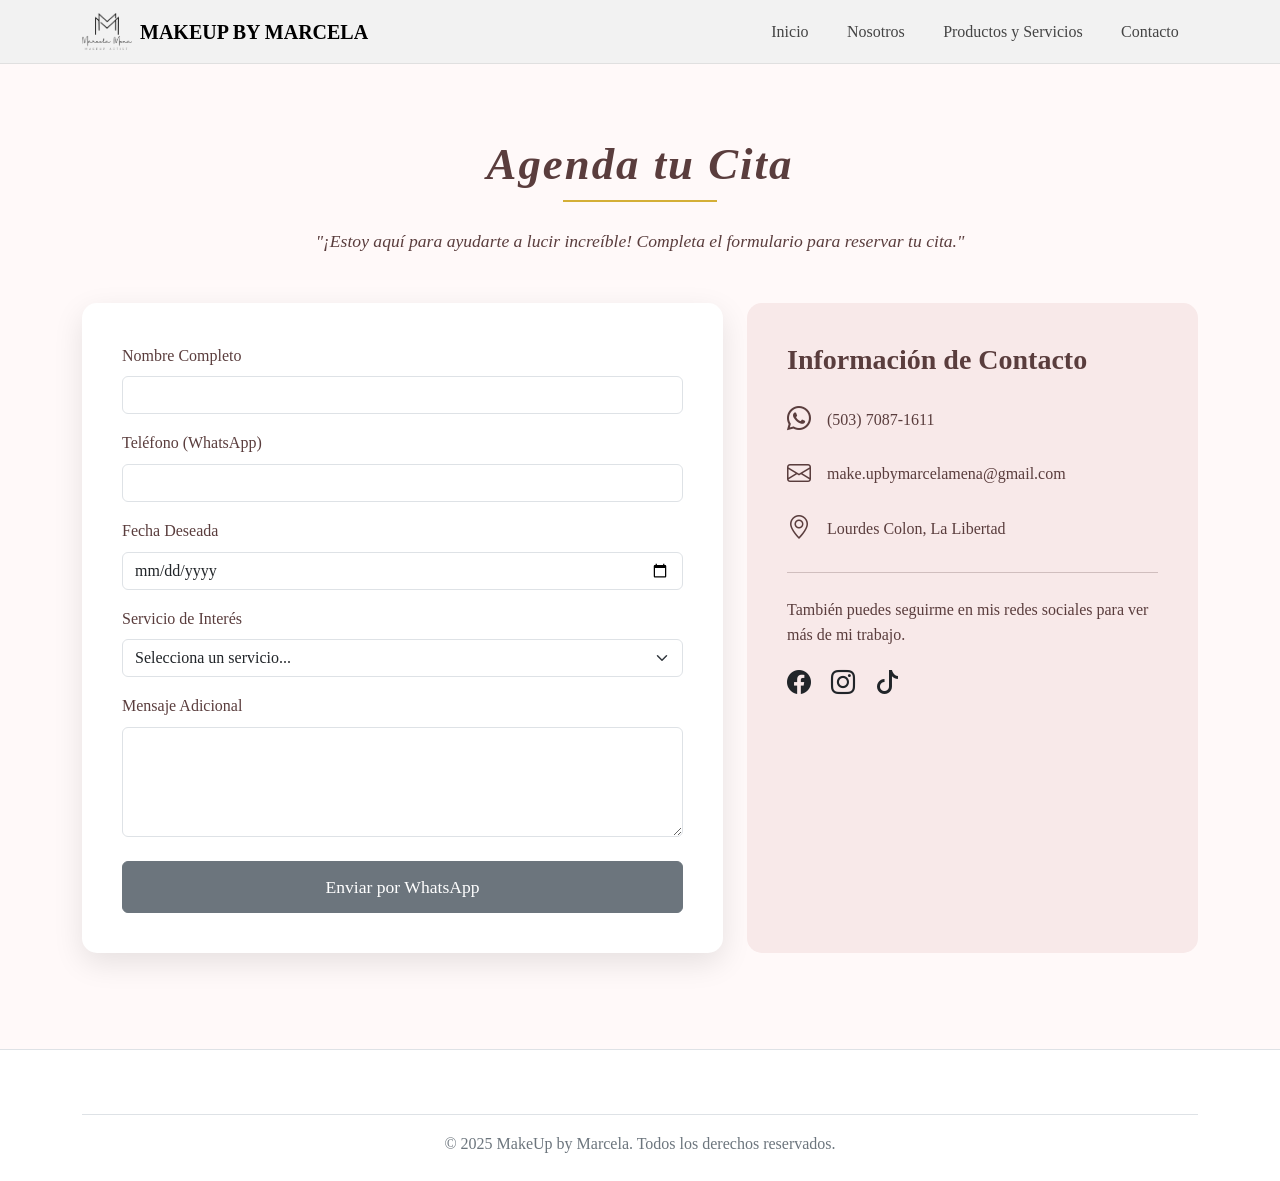
<file: MakeUp.by Marcela/contacto.html>
<!DOCTYPE html>
<html lang="es">
<head>
    <meta charset="UTF-8">
    <meta name="viewport" content="width=device-width, initial-scale=1.0">
    <title>Contacto - MAKEUP BY MARCELA</title>
    <link rel="stylesheet" href="bootstrap.min.css">
    <link rel="stylesheet" href="index.css">
    <link rel="stylesheet" href="https://cdn.jsdelivr.net/npm/bootstrap-icons@1.11.3/font/bootstrap-icons.min.css">
     <style>
        .contact-form-container {
            background: #ffffff;
            padding: 40px;
            border-radius: 15px;
            box-shadow: 0 10px 30px rgba(0,0,0,0.1);
        }
        .contact-info {
            background-color: var(--accent-color);
            padding: 40px;
            border-radius: 15px;
        }
        .contact-info h3 {
            color: var(--dark-color);
        }
        .contact-info p, .contact-info li {
            color: var(--dark-color);
        }
         .btn-primary {
             background-color: var(--primary-color);
             border-color: var(--primary-color);
             width: 100%;
             padding: 12px;
             font-size: 1.1rem;
        }
        .btn-primary:hover {
            background-color: var(--secondary-color);
            border-color: var(--secondary-color);
        }
        .form-control:focus {
            border-color: var(--primary-color);
            box-shadow: 0 0 0 0.25rem rgba(212, 175, 185, 0.5);
        }
    </style>
</head>
<body data-bs-theme="light">

    <nav class="navbar navbar-expand-lg fixed-top navbar-light bg-navbar-custom" id="mainNav">
    <div class="container">
        <a class="navbar-brand d-flex align-items-center" href="index.html">
            <img src="imagenes/MARCELA MENA LOGO_Mesa de trabajo 1 copia 3.png" alt="Logo" style="width: 50px;">
            <span class="fw-bold ms-2">MAKEUP BY MARCELA</span>
        </a>

        <button class="navbar-toggler" type="button" data-bs-toggle="collapse" data-bs-target="#navbarNav">
            <span class="navbar-toggler-icon"></span>
        </button>

        <div class="collapse navbar-collapse" id="navbarNav">
            <ul class="navbar-nav ms-auto">
                <li class="nav-item"><a class="nav-link" href="index.html">Inicio</a></li>
                <li class="nav-item"><a class="nav-link" href="nosotros.html">Nosotros</a></li>
                <li class="nav-item"><a class="nav-link" href="productosyServicios.html">Productos y Servicios</a></li>
                <li class="nav-item"><a class="nav-link" href="contacto.html">Contacto</a></li>
            </ul>
        </div>
    </div>
</nav>

<!-- Espacio para que el navbar fijo no tape el contenido -->
<div style="height: 90px;"></div>


    <div class="container py-5">
        <div class="section-header text-center mb-5">
            <h2>Agenda tu Cita</h2>
            <p>"¡Estoy aquí para ayudarte a lucir increíble! Completa el formulario para reservar tu cita."</p>
        </div>

        <div class="row align-items-stretch g-4">
            <div class="col-lg-7">
                <div class="contact-form-container h-100">
                    <form id="appointmentForm">
                        <div class="mb-3">
                            <label for="name" class="form-label">Nombre Completo</label>
                            <input type="text" class="form-control" id="name" required>
                        </div>
                        <div class="mb-3">
                            <label for="phone" class="form-label">Teléfono (WhatsApp)</label>
                            <input type="tel" class="form-control" id="phone" required placeholder="">
                        </div>
                        <div class="mb-3">
                            <label for="date" class="form-label">Fecha Deseada</label>
                            <input type="date" class="form-control" id="date" required>
                        </div>
                        <div class="mb-3">
                            <label for="service" class="form-label">Servicio de Interés</label>
                            <select class="form-select" id="service" required>
                                <option value="" disabled selected>Selecciona un servicio...</option>
                                <option value="Maquillaje para Novias">Maquillaje para Novias</option>
                                <option value="Maquillaje Social">Maquillaje Social</option>
                                <option value="Curso de Automaquillaje">Curso de Automaquillaje</option>
                                <option value="Formación Profesional">Formación Profesional</option>
                                <option value="Otro">Otro (especificar en mensaje)</option>
                            </select>
                        </div>
                        <div class="mb-4">
                            <label for="message" class="form-label">Mensaje Adicional</label>
                            <textarea class="form-control" id="message" rows="4"></textarea>
                        </div>
                        <button type="submit" class="btn btn-primary">Enviar por WhatsApp</button>
                    </form>
                    <div id="error-message" style="color: red; margin-top: 15px; display: none;"></div>
                </div>
            </div>

            <div class="col-lg-5">
                <div class="contact-info h-100">
                    <h3 class="fw-bold mb-4">Información de Contacto</h3>
                    <ul class="list-unstyled">
                        <li class="d-flex align-items-center mb-3">
                            <i class="bi bi-whatsapp fs-4 me-3"></i>
                            <span>(503) 7087-1611</span>
                        </li>
                        <li class="d-flex align-items-center mb-3">
                            <i class="bi bi-envelope fs-4 me-3"></i>
                            <span>make.upbymarcelamena@gmail.com</span>
                        </li>
                        <li class="d-flex align-items-center mb-3">
                            <i class="bi bi-geo-alt fs-4 me-3"></i>
                            <span>Lourdes Colon, La Libertad</span>
                        </li>
                    </ul>
                    <hr class="my-4">
                    <p>También puedes seguirme en mis redes sociales para ver más de mi trabajo.</p>
                    <div>
                        <a href="https://www.facebook.com/share/18sWnoVyC4/" class="text-dark me-3"><i class="bi bi-facebook fs-4"></i></a>
                        <a href="https://www.instagram.com/make.upbymarcela?igsh=MWV5N3ljZmRzZ3RkNw==" class="text-dark me-3"><i class="bi bi-instagram fs-4"></i></a>
                        <a href="https://www.tiktok.com/@makeup.bymarce?_t=ZM-90B35xi5DXE&_r=1" class="text-dark me-3"><i class="bi bi-tiktok fs-4"></i></a>
                    </div>
                </div>
            </div>
        </div>
    </div>
    
    <footer class="bg-white text-dark pt-5 pb-4 border-top mt-5">
      <div class="container">
          <div class="border-top pt-3 mt-3 text-center text-secondary">
      <p class="mb-0">© 2025 MakeUp by Marcela. Todos los derechos reservados.</p>
    </div>
      </div>
    </footer>

    <script src="https://cdn.jsdelivr.net/npm/bootstrap@5.3.0/dist/js/bootstrap.bundle.min.js"></script>
    <script src="script.js"></script> </body>
</html>
</file>
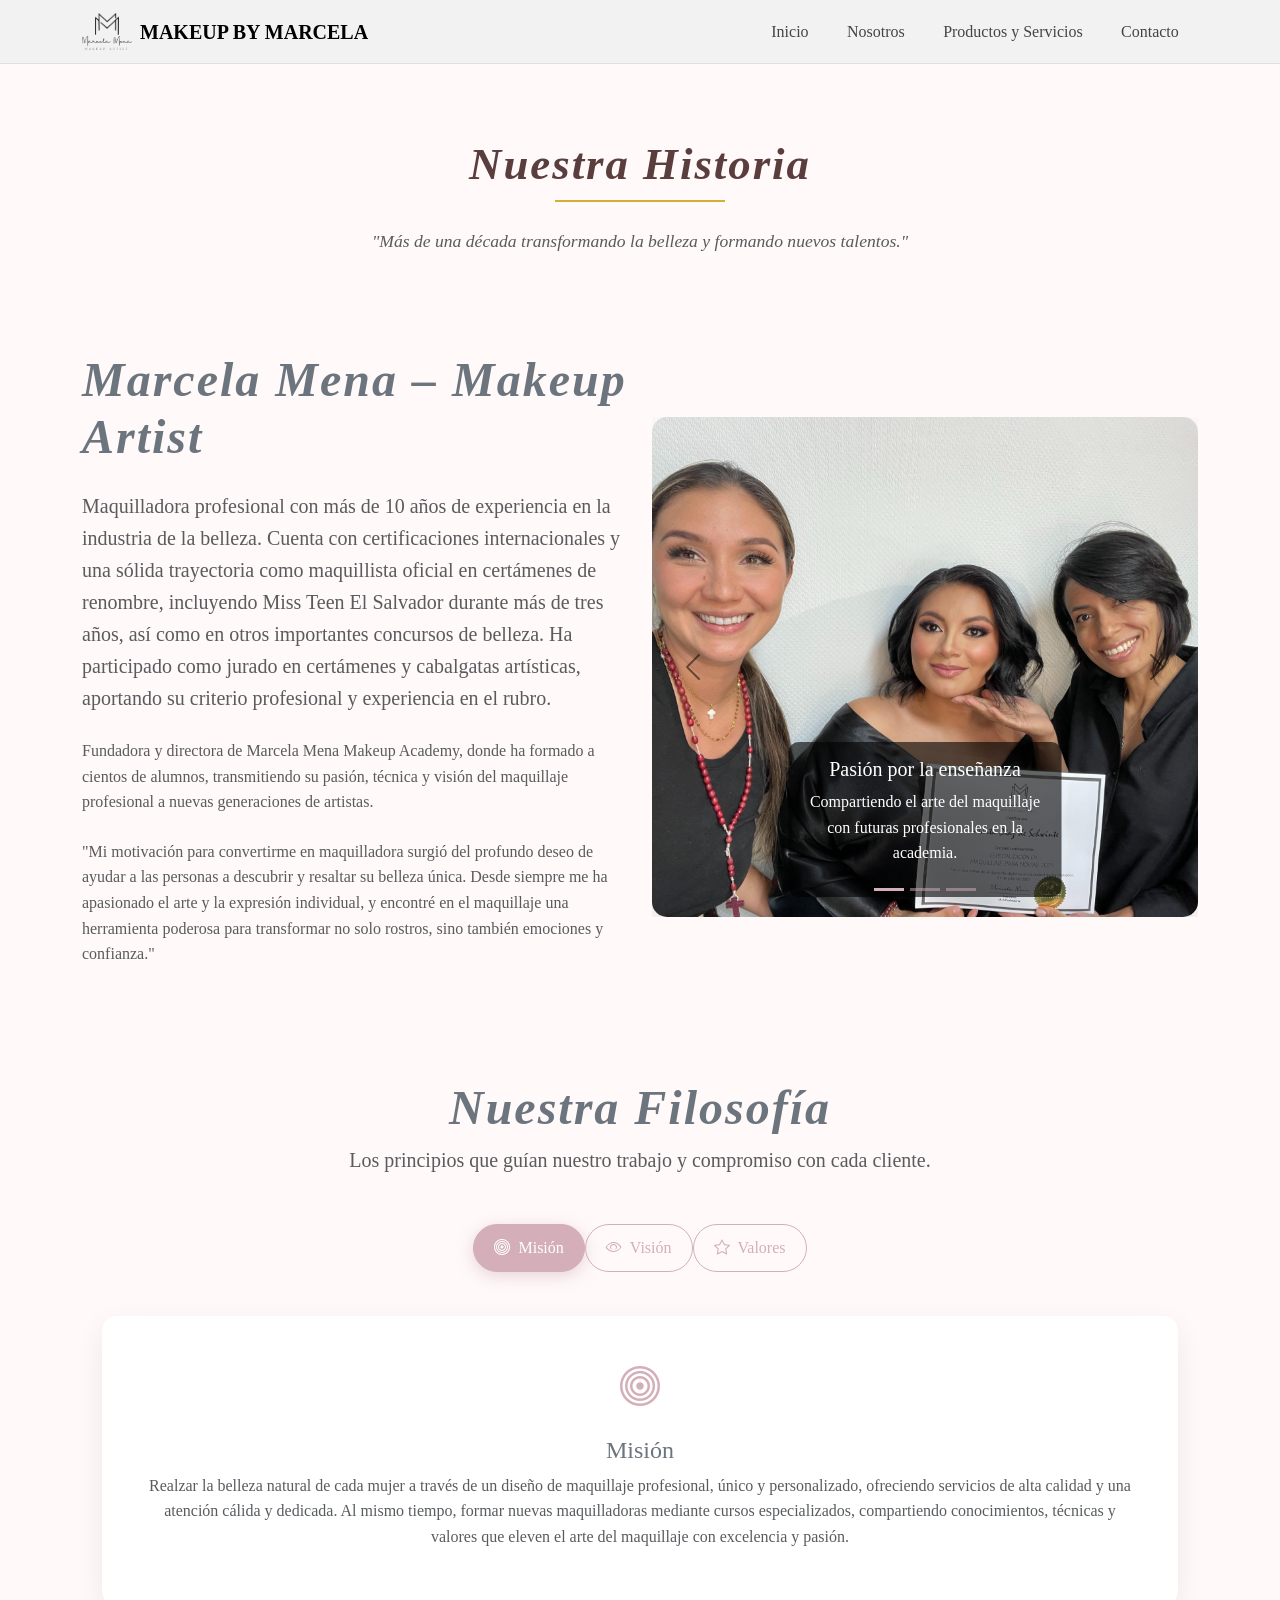
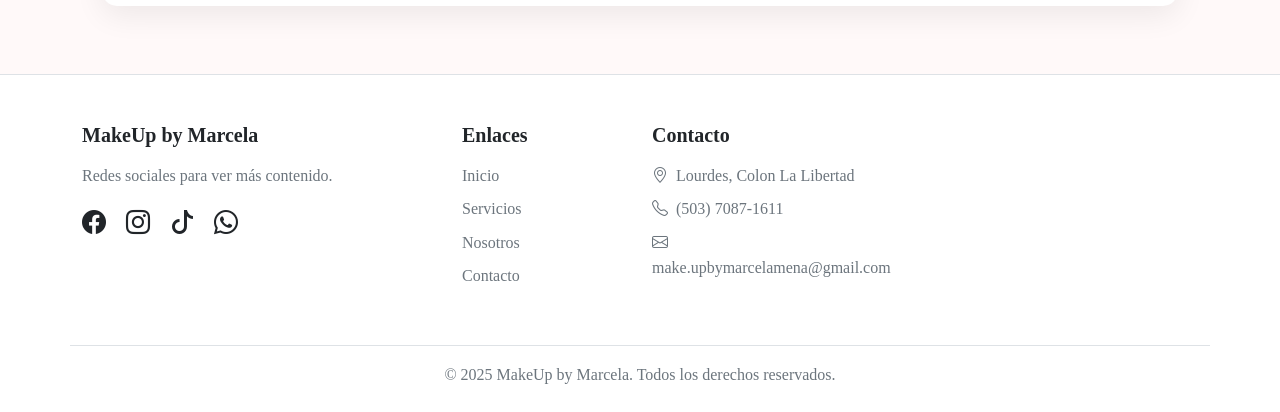
<file: MakeUp.by Marcela/nosotros.html>
<!DOCTYPE html>
<html lang="es">
<head>
    <meta charset="UTF-8">
    <meta name="viewport" content="width=device-width, initial-scale=1.0">
    <title>Nosotros - MAKEUP BY MARCELA </title>

    <link rel="stylesheet" href="bootstrap.min.css">
    <link rel="stylesheet" href="index.css"> <link rel="stylesheet" href="https://cdn.jsdelivr.net/npm/bootstrap-icons@1.11.3/font/bootstrap-icons.min.css">
    <link rel="stylesheet" href="https://cdnjs.cloudflare.com/ajax/libs/font-awesome/6.0.0-beta3/css/all.min.css">
    
    <style>
        /* Estilos específicos para la sección "Nuestra Filosofía" (pestañas) */
        .philosophy-nav .nav-link {
            border: 1px solid var(--primary-color, #d4afb9);
            color: var(--primary-color, #d4afb9);
            margin: 0 px;
            border-radius: 50px;
            font-weight: 500;
            transition: all 0.3s ease;
            padding: 10px 20px;
        }

        .philosophy-nav .nav-link.active {
            background-color: var(--primary-color, #d4afb9);
            color: #fff;
            box-shadow: 0 4px 15px rgba(212, 175, 185, 0.5);
        }

        .philosophy-nav .nav-link:not(.active):hover {
            background-color: rgba(212, 175, 185, 0.1);
        }

        .tab-pane {
            padding: 20px;
            border-radius: 15px;
        }

        .philosophy-content {
            background-color: #fff;
            padding: 40px;
            border-radius: 15px;
            box-shadow: 0 10px 30px rgba(0,0,0,0.07);
            min-height: 250px; /* Asegura una altura consistente */
            display: flex;
            flex-direction: column;
            justify-content: center;
        }

        .philosophy-content i {
            font-size: 2.5rem;
            color: var(--primary-color, #d4afb9);
        }

        /* Estilos para el Carrusel de Historia */
        #historyCarousel .carousel-item img {
            height: 500px; /* Altura fija para todas las imágenes del carrusel */
            object-fit: cover; /* Asegura que la imagen cubra el espacio sin distorsionarse */
            border-radius: 15px;
            box-shadow: 0 10px 30px rgba(0,0,0,0.1);
        }

        #historyCarousel .carousel-caption {
            background-color: rgba(0, 0, 0, 0.6);
            border-radius: 10px;
            padding: 15px;
            bottom: 20px;
            max-width: 80%; /* Ancho máximo para el caption */
            left: 50%;
            transform: translateX(-50%);
            right: auto;
        }
        #historyCarousel .carousel-control-prev-icon,
        #historyCarousel .carousel-control-next-icon {
            filter: invert(1); /* Hace los iconos blancos para mejor visibilidad */
        }
        #historyCarousel .carousel-indicators [data-bs-target] {
            background-color: var(--primary-color);
        }
    </style>
</head>
<body>

    <nav class="navbar navbar-expand-lg fixed-top navbar-light bg-navbar-custom" id="mainNav">
    <div class="container">
        <a class="navbar-brand d-flex align-items-center" href="index.html">
            <img src="imagenes/MARCELA MENA LOGO_Mesa de trabajo 1 copia 3.png" alt="Logo" style="width: 50px;">
            <span class="fw-bold ms-2">MAKEUP BY MARCELA</span>
        </a>

        <button class="navbar-toggler" type="button" data-bs-toggle="collapse" data-bs-target="#navbarNav">
            <span class="navbar-toggler-icon"></span>
        </button>

        <div class="collapse navbar-collapse" id="navbarNav">
            <ul class="navbar-nav ms-auto">
                <li class="nav-item"><a class="nav-link" href="index.html">Inicio</a></li>
                <li class="nav-item"><a class="nav-link" href="nosotros.html">Nosotros</a></li>
                <li class="nav-item"><a class="nav-link" href="productosyServicios.html">Productos y Servicios</a></li>
                <li class="nav-item"><a class="nav-link" href="contacto.html">Contacto</a></li>
            </ul>
        </div>
    </div>
</nav>

<!-- Espacio para que el navbar fijo no tape el contenido -->
<div style="height: 90px;"></div>

  <div class="container mt-5">
    <div class="section-header text-center mb-5">
        <h2>Nuestra Historia</h2>
        <p class="lead text-muted">"Más de una década transformando la belleza y formando nuevos talentos."</p>
    </div>
  </div>


    <section id="quienes-somos" class="py-5">
    <div class="container">
      <div class="row align-items-center">
        <div class="col-lg-6 mb-5 mb-lg-0">
          <h2 class="display-5 fw-bold text-secondary mb-4">Marcela Mena – Makeup Artist</h2>
          <p class="lead text-muted mb-4">Maquilladora profesional con más de 10 años de experiencia en la industria de la belleza. Cuenta con certificaciones internacionales y una sólida trayectoria como maquillista oficial en certámenes de renombre, incluyendo Miss Teen El Salvador durante más de tres años, así como en otros importantes concursos de belleza. Ha participado como jurado en certámenes y cabalgatas artísticas, aportando su criterio profesional y experiencia en el rubro.</p>
          <p class="text-muted mb-4">Fundadora y directora de Marcela Mena Makeup Academy, donde ha formado a cientos de alumnos, transmitiendo su pasión, técnica y visión del maquillaje profesional a nuevas generaciones de artistas.</p>
          <p class="text-muted">"Mi motivación para convertirme en maquilladora surgió del profundo deseo de ayudar a las personas a descubrir y resaltar su belleza única. Desde siempre me ha apasionado el arte y la expresión individual, y encontré en el maquillaje una herramienta poderosa para transformar no solo rostros, sino también emociones y confianza."</p>
        </div>
        <div class="col-lg-6">
          <div id="historyCarousel" class="carousel slide carousel-fade" data-bs-ride="carousel">
            <div class="carousel-indicators">
              <button type="button" data-bs-target="#historyCarousel" data-bs-slide-to="0" class="active" aria-current="true" aria-label="Slide 1"></button>
              <button type="button" data-bs-target="#historyCarousel" data-bs-slide-to="1" aria-label="Slide 2"></button>
              <button type="button" data-bs-target="#historyCarousel" data-bs-slide-to="2" aria-label="Slide 3"></button>
            </div>
            <div class="carousel-inner">
              <div class="carousel-item active">
                <img src="imagenes/nosotros1.jpeg" class="d-block w-100" alt="Marcela Mena impartiendo clases">
                <div class="carousel-caption d-none d-md-block">
                  <h5>Pasión por la enseñanza</h5>
                  <p>Compartiendo el arte del maquillaje con futuras profesionales en la academia.</p>
                </div>
              </div>
              <div class="carousel-item">
                <img src="imagenes/fotos marce.jpeg" class="d-block w-100" alt="Marcela Mena maquillando a una clienta">
                <div class="carousel-caption d-none d-md-block">
                  <h5>Detalles que transforman</h5>
                  <p>Creando looks personalizados que realzan la belleza natural de cada clienta.</p>
                </div>
              </div>
              <div class="carousel-item">
                <img src="imagenes/imagen11.jpeg" class="d-block w-100" alt="Alumna recibiendo certificación">
                <div class="carousel-caption d-none d-md-block">
                  <h5>Celebrando nuevos talentos</h5>
                  <p>El orgullo de ver a nuestras alumnas alcanzar sus metas y certificarse.</p>
                </div>
              </div>
            </div>
            <button class="carousel-control-prev" type="button" data-bs-target="#historyCarousel" data-bs-slide="prev">
              <span class="carousel-control-prev-icon" aria-hidden="true"></span>
              <span class="visually-hidden">Previous</span>
            </button>
            <button class="carousel-control-next" type="button" data-bs-target="#historyCarousel" data-bs-slide="next">
              <span class="carousel-control-next-icon" aria-hidden="true"></span>
              <span class="visually-hidden">Next</span>
            </button>
          </div>
        </div>
      </div>
    </div>
  </section>

  <section id="mision-vision-valores" class="py-5" style="background-color: #fff9f9;">
    <div class="container">
      <div class="text-center mb-5">
        <h2 class="display-5 fw-bold text-secondary">Nuestra Filosofía</h2>
        <p class="lead text-muted mx-auto" style="max-width: 800px;">Los principios que guían nuestro trabajo y compromiso con cada cliente.</p>
      </div>
      
      <ul class="nav nav-pills justify-content-center mb-4 philosophy-nav" id="philosophyTab" role="tablist">
        <li class="nav-item" role="presentation">
          <button class="nav-link active" id="mision-tab" data-bs-toggle="pill" data-bs-target="#mision-content" type="button" role="tab" aria-controls="mision-content" aria-selected="true">
            <i class="bi bi-bullseye me-2"></i>Misión
          </button>
        </li>
        <li class="nav-item" role="presentation">
          <button class="nav-link" id="vision-tab" data-bs-toggle="pill" data-bs-target="#vision-content" type="button" role="tab" aria-controls="vision-content" aria-selected="false">
            <i class="bi bi-eye me-2"></i>Visión
          </button>
        </li>
        <li class="nav-item" role="presentation">
          <button class="nav-link" id="valores-tab" data-bs-toggle="pill" data-bs-target="#valores-content" type="button" role="tab" aria-controls="valores-content" aria-selected="false">
            <i class="bi bi-star me-2"></i>Valores
          </button>
        </li>
      </ul>

      <div class="tab-content" id="philosophyTabContent">
        <div class="tab-pane fade show active" id="mision-content" role="tabpanel" aria-labelledby="mision-tab">
          <div class="philosophy-content text-center">
            <i class="bi bi-bullseye mb-3"></i>
            <h3 class="h4 text-secondary">Misión</h3>
            <p class="text-muted">Realzar la belleza natural de cada mujer a través de un diseño de maquillaje profesional, único y personalizado, ofreciendo servicios de alta calidad y una atención cálida y dedicada. Al mismo tiempo, formar nuevas maquilladoras mediante cursos especializados, compartiendo conocimientos, técnicas y valores que eleven el arte del maquillaje con excelencia y pasión.</p>
          </div>
        </div>
        <div class="tab-pane fade" id="vision-content" role="tabpanel" aria-labelledby="vision-tab">
          <div class="philosophy-content text-center">
            <i class="bi bi-eye mb-3"></i>
            <h3 class="h4 text-secondary">Visión</h3>
            <p class="text-muted">Inspirar a mujeres y maquilladoras a descubrir y expresar su verdadera belleza, transformando cada rostro en una obra de arte única, y dejando una huella de confianza, pasión y empoderamiento en cada vida que tocamos.</p>
          </div>
        </div>
        <div class="tab-pane fade" id="valores-content" role="tabpanel" aria-labelledby="valores-tab">
          <div class="philosophy-content text-center">
            <i class="bi bi-star mb-3"></i>
            <h3 class="h4 text-secondary">Valores</h3>
            <p class="text-muted">
              <strong>Excelencia:</strong> Nos esforzamos por ofrecer un servicio impecable, cuidando cada detalle.<br>
              <strong>Creatividad:</strong> Innovamos constantemente para mantenernos a la vanguardia de las tendencias.<br>
              <strong>Formación con propósito:</strong> Enseñamos con vocación para transformar vidas a través del arte.<br>
              <strong>Calidez y empatía:</strong> Tratamos a cada persona con respeto, cercanía y sensibilidad.
            </p>
          </div>
        </div>
      </div>
    </div>
  </section>

  <footer class="bg-white text-dark pt-5 pb-4 border-top">  <!-- Fondo blanco y borde superior -->
  <div class="container">
    <div class="row">
      <!-- Columna 1: Logo y descripción -->
      <div class="col-md-4 mb-4">
        <h5 class="fw-bold mb-3 text-dark">MakeUp by Marcela</h5>  <!-- Texto oscuro -->
        <p class="text-secondary">Redes sociales para ver más contenido.</p>  <!-- Texto gris -->
        <!-- Redes Sociales -->
        <div class="mt-3">
          <a href="https://www.facebook.com/share/18sWnoVyC4/" class="text-dark me-3"><i class="bi bi-facebook fs-4"></i></a>  <!-- Iconos oscuros -->
          <a href="https://www.instagram.com/make.upbymarcela?igsh=MWV5N3ljZmRzZ3RkNw==" class="text-dark me-3"><i class="bi bi-instagram fs-4"></i></a>
          <a href="https://www.tiktok.com/@makeup.bymarce?_t=ZM-90B35xi5DXE&_r=1" class="text-dark me-3"><i class="bi bi-tiktok fs-4"></i></a>
          <a href="https://wa.me/5037087-1611" class="text-dark me-3"><i class="bi bi-whatsapp fs-4"></i></a>
        </div>
      </div>

      <div class="col-md-2 mb-4">
        <h5 class="fw-bold mb-3 text-dark">Enlaces</h5>
        <ul class="list-unstyled">
          <li class="mb-2"><a href="index.html" class="text-decoration-none text-secondary">Inicio</a></li>
          <li class="mb-2"><a href="productosyServicios.html" class="text-decoration-none text-secondary">Servicios</a></li>
          <li class="mb-2"><a href="nosotros.html" class="text-decoration-none text-secondary">Nosotros</a></li>
          <li class="mb-2"><a href="contacto.html" class="text-decoration-none text-secondary">Contacto</a></li>
        </ul>
      </div>

     <!-- Columna 3: Contacto -->
      <div class="col-md-3 mb-4">
        <h5 class="fw-bold mb-3 text-dark">Contacto</h5>
        <ul class="list-unstyled text-secondary">
          <li class="mb-2"><i class="bi bi-geo-alt me-2"></i>Lourdes, Colon La Libertad</li>
          <li class="mb-2"><i class="bi bi-telephone me-2"></i>(503) 7087-1611</li>
          <li class="mb-2"><i class="bi bi-envelope me-2"></i>make.upbymarcelamena@gmail.com</li>
        </ul>
      </div>


    <div class="border-top pt-3 mt-3 text-center text-secondary">
      <p class="mb-0">© 2025 MakeUp by Marcela. Todos los derechos reservados.</p>
    </div>
      </div>
    </footer>
    
</body>
<script src="https://cdn.jsdelivr.net/npm/bootstrap@5.3.0/dist/js/bootstrap.bundle.min.js"></script>
<script src="https://unpkg.com/aos@next/dist/aos.js"></script>
<script>
  // Inicializa AOS (si lo quieres usar en otras secciones)
  AOS.init();
</script>

</html>
</file>
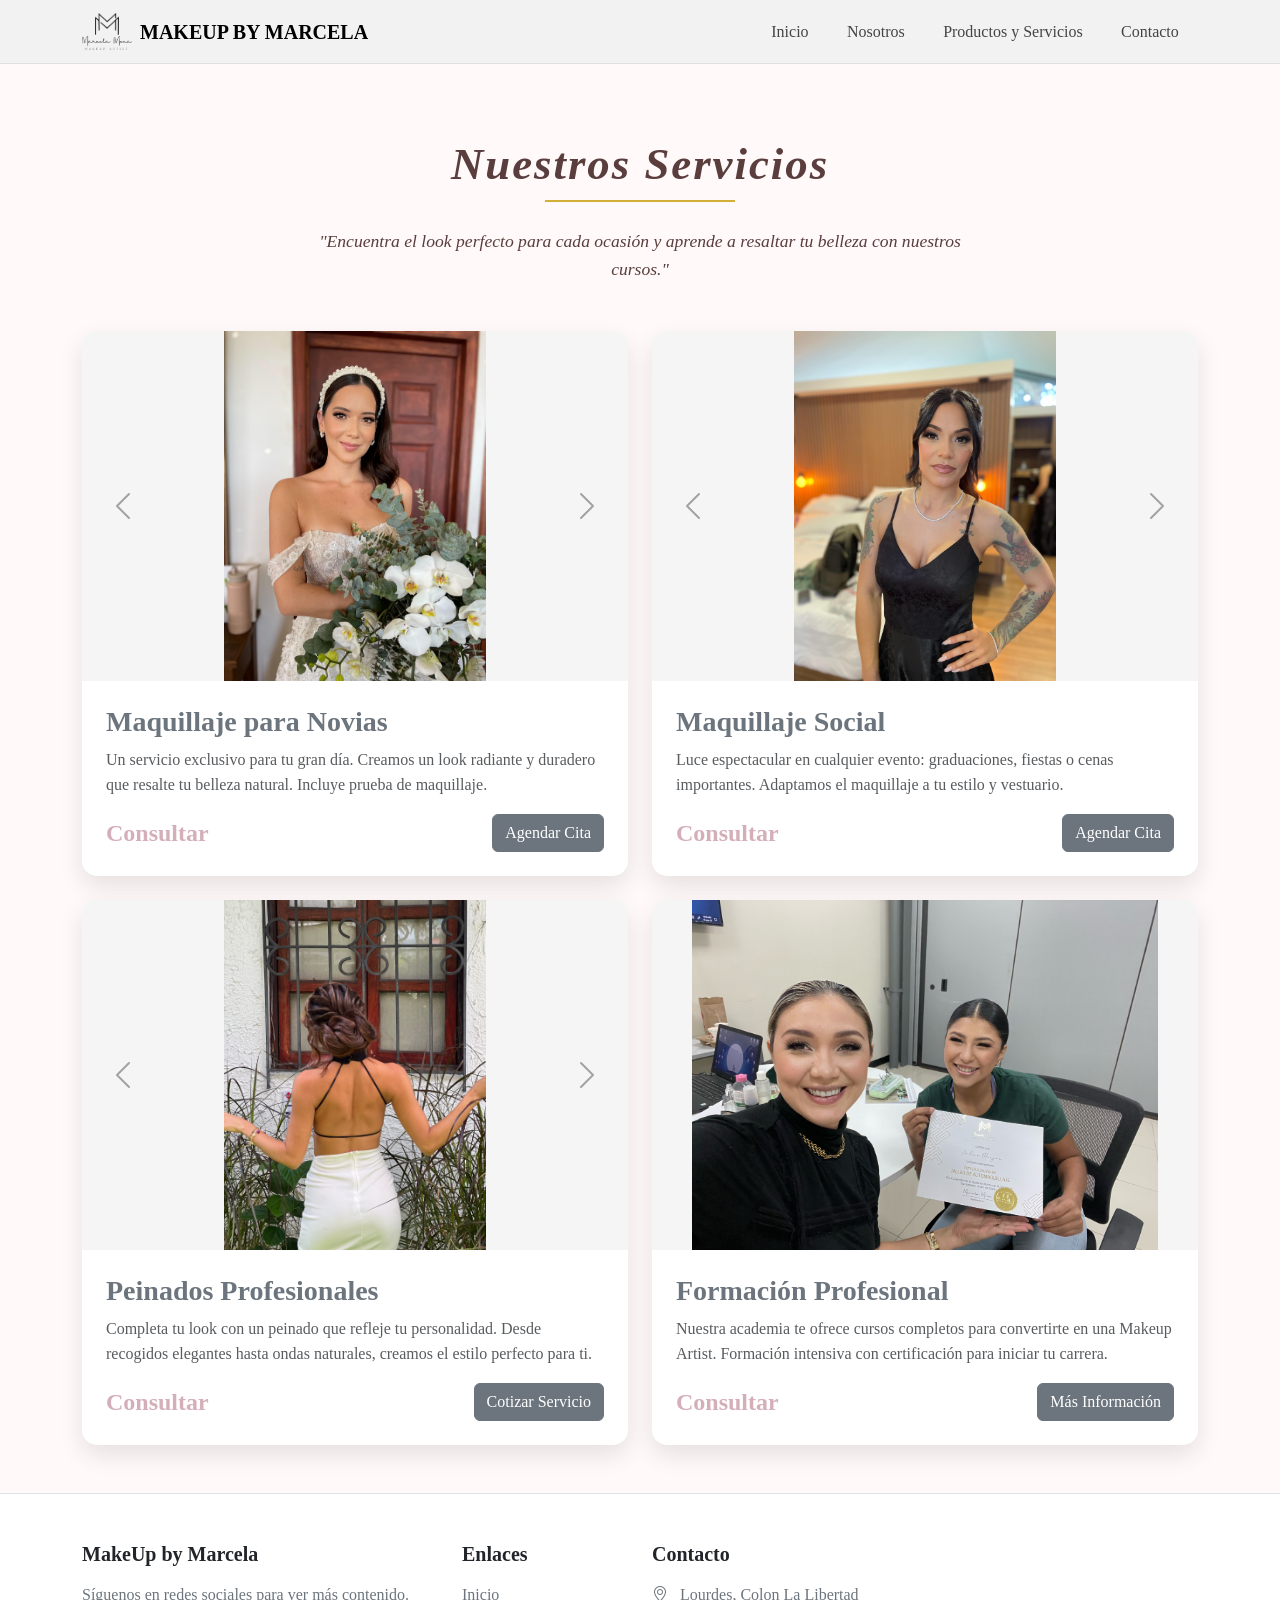
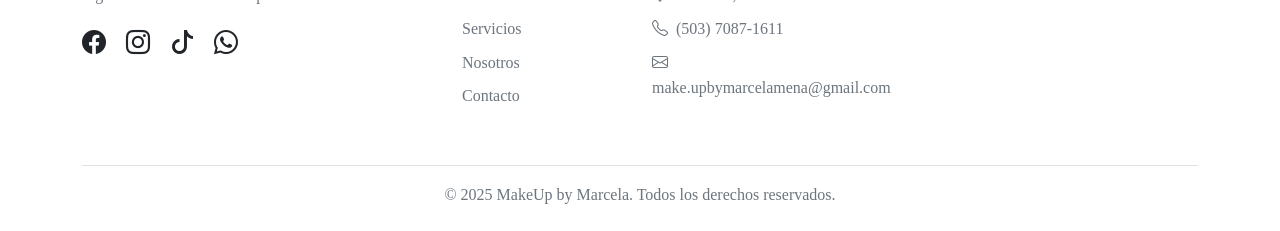
<file: MakeUp.by Marcela/productosyServicios.html>
<!DOCTYPE html>
<html lang="es">
<head>
    <meta charset="UTF-8">
    <meta name="viewport" content="width=device-width, initial-scale=1.0">
    <title>Productos y Servicios - MAKEUP BY MARCELA</title>
    <link rel="stylesheet" href="bootstrap.min.css">
    <link rel="stylesheet" href="index.css">
    <link rel="stylesheet" href="https://cdn.jsdelivr.net/npm/bootstrap-icons@1.11.3/font/bootstrap-icons.min.css">
    <style>
        .service-card {
            border: none;
            border-radius: 15px;
            overflow: hidden;
            box-shadow: 0 10px 25px rgba(0, 0, 0, 0.1);
            transition: transform 0.3s ease, box-shadow 0.3s ease;
            display: flex;
            flex-direction: column;
        }
        .service-card:hover {
            transform: translateY(-10px);
            box-shadow: 0 15px 30px rgba(0, 0, 0, 0.15);
        }
        .card-body {
            flex-grow: 1; /* Permite que el cuerpo de la tarjeta crezca */
        }
        .price {
            font-size: 1.5rem;
            font-weight: bold;
            color: var(--primary-color);
        }
        .btn-primary {
             background-color: var(--primary-color);
             border-color: var(--primary-color);
        }
        .btn-primary:hover {
            background-color: var(--secondary-color);
            border-color: var(--secondary-color);
        }

        /* Estilos para el carrusel dentro de las tarjetas */
        .card-carousel .carousel-item {
            height: 350px; /* Altura fija para el contenedor de la imagen */
            background-color: #f5f5f5; /* Fondo para el espacio sobrante */
        }
        .card-carousel .carousel-item img {
            width: 100%;
            height: 100%;
            object-fit: contain; /* Muestra la imagen completa y centrada */
            object-position: center;
        }
        .card-carousel .carousel-control-prev-icon,
        .card-carousel .carousel-control-next-icon {
            filter: brightness(0.8) invert(0.8); /* Iconos más visibles */
        }
    </style>
</head>
<body data-bs-theme="light">

   <nav class="navbar navbar-expand-lg fixed-top navbar-light bg-navbar-custom" id="mainNav">
    <div class="container">
        <a class="navbar-brand d-flex align-items-center" href="index.html">
            <img src="imagenes/MARCELA MENA LOGO_Mesa de trabajo 1 copia 3.png" alt="Logo" style="width: 50px;">
            <span class="fw-bold ms-2">MAKEUP BY MARCELA</span>
        </a>

        <button class="navbar-toggler" type="button" data-bs-toggle="collapse" data-bs-target="#navbarNav">
            <span class="navbar-toggler-icon"></span>
        </button>

        <div class="collapse navbar-collapse" id="navbarNav">
            <ul class="navbar-nav ms-auto">
                <li class="nav-item"><a class="nav-link" href="index.html">Inicio</a></li>
                <li class="nav-item"><a class="nav-link" href="nosotros.html">Nosotros</a></li>
                <li class="nav-item"><a class="nav-link" href="productosyServicios.html">Productos y Servicios</a></li>
                <li class="nav-item"><a class="nav-link" href="contacto.html">Contacto</a></li>
            </ul>
        </div>
    </div>
</nav>

<!-- Espacio para que el navbar fijo no tape el contenido -->
<div style="height: 90px;"></div>

    <div class="container py-5">
        <div class="section-header text-center mb-5">
            <h2>Nuestros Servicios</h2>
            <p>"Encuentra el look perfecto para cada ocasión y aprende a resaltar tu belleza con nuestros cursos."</p>
        </div>

        <div class="row g-4">
            <div class="col-lg-6 col-md-6">
                <div class="card service-card h-100">
                    <div id="carouselNovias" class="carousel slide card-carousel" data-bs-ride="carousel">
                        <div class="carousel-inner">
                            <div class="carousel-item active"><img src="imagenes/Imagen1.jpg" class="d-block" alt="Look de novia elegante"></div>
                            <div class="carousel-item"><img src="imagenes/Imagen2.jpg" class="d-block" alt="Maquillaje de novia radiante"></div>
                            <div class="carousel-item"><img src="imagenes/carrucel3.jpeg" class="d-block" alt="Preparación de novia"></div>
                            <div class="carousel-item"><img src="imagenes/Imagen7.jpg" class="d-block" alt="Preparación de novia"></div>
                           <div class="carousel-item"><img src="imagenes/Imagen8.jpg" class="d-block" alt="Preparación de novia"></div>
                        </div>
                        <button class="carousel-control-prev" type="button" data-bs-target="#carouselNovias" data-bs-slide="prev"><span class="carousel-control-prev-icon" aria-hidden="true"></span></button>
                        <button class="carousel-control-next" type="button" data-bs-target="#carouselNovias" data-bs-slide="next"><span class="carousel-control-next-icon" aria-hidden="true"></span></button>
                    </div>
                    <div class="card-body p-4 d-flex flex-column">
                        <h3 class="card-title fw-bold text-secondary">Maquillaje para Novias</h3>
                        <p class="card-text text-muted">Un servicio exclusivo para tu gran día. Creamos un look radiante y duradero que resalte tu belleza natural. Incluye prueba de maquillaje.</p>
                        <div class="d-flex justify-content-between align-items-center mt-auto">
                            <span class="price">Consultar</span>
                            <a href="contacto.html" class="btn btn-primary">Agendar Cita</a>
                        </div>
                    </div>
                </div>
            </div>

            <div class="col-lg-6 col-md-6">
                <div class="card service-card h-100">
                    <div id="carouselSocial" class="carousel slide card-carousel" data-bs-ride="carousel">
                        <div class="carousel-inner">
                            <div class="carousel-item active"><img src="imagenes/s2.jpeg" class="d-block" alt="Grupo de amigas maquilladas"></div>
                            <div class="carousel-item"><img src="imagenes/Imagen 3.jpg" class="d-block" alt="Maquillaje para evento de noche"></div>
                            <div class="carousel-item"><img src="imagenes/Imagen4.jpg" class="d-block" alt="Look de maquillaje profesional"></div>
                            <div class="carousel-item"><img src="imagenes/Imagen5.jpg" class="d-block" alt="Look de maquillaje profesional"></div>
                            <div class="carousel-item"><img src="imagenes/Imagen6.jpg" class="d-block" alt="Look de maquillaje profesional"></div>
                        </div>
                         <button class="carousel-control-prev" type="button" data-bs-target="#carouselSocial" data-bs-slide="prev"><span class="carousel-control-prev-icon" aria-hidden="true"></span></button>
                        <button class="carousel-control-next" type="button" data-bs-target="#carouselSocial" data-bs-slide="next"><span class="carousel-control-next-icon" aria-hidden="true"></span></button>
                    </div>
                    <div class="card-body p-4 d-flex flex-column">
                        <h3 class="card-title fw-bold text-secondary">Maquillaje Social</h3>
                        <p class="card-text text-muted">Luce espectacular en cualquier evento: graduaciones, fiestas o cenas importantes. Adaptamos el maquillaje a tu estilo y vestuario.</p>
                        <div class="d-flex justify-content-between align-items-center mt-auto">
                            <span class="price">Consultar</span>
                            <a href="contacto.html" class="btn btn-primary">Agendar Cita</a>
                        </div>
                    </div>
                </div>
            </div>
            
            <div class="col-lg-6 col-md-6">
                <div class="card service-card h-100">
                     <div id="carouselPeinados" class="carousel slide card-carousel" data-bs-ride="carousel">
                        <div class="carousel-inner">
                            <div class="carousel-item active"><img src="imagenes/s4.2.jpeg" class="d-block" alt="Peinado recogido con trenza y tocado"></div>
                            <div class="carousel-item"><img src="imagenes/s4.3.jpeg" class="d-block" alt="Peinado de cola alta con ondas"></div>
                            <div class="carousel-item"><img src="imagenes/s4.1.jpeg" class="d-block" alt="Peinado recogido elegante"></div>
                            <div class="carousel-item"><img src="imagenes/s4.4.JPG" class="d-block" alt="Proceso de peinado profesional"></div>
                            <div class="carousel-item"><img src="imagenes/s4.jpeg" class="d-block" alt="Creando un peinado con ondas"></div>
                        </div>
                        <button class="carousel-control-prev" type="button" data-bs-target="#carouselPeinados" data-bs-slide="prev"><span class="carousel-control-prev-icon" aria-hidden="true"></span></button>
                        <button class="carousel-control-next" type="button" data-bs-target="#carouselPeinados" data-bs-slide="next"><span class="carousel-control-next-icon" aria-hidden="true"></span></button>
                    </div>
                    <div class="card-body p-4 d-flex flex-column">
                        <h3 class="card-title fw-bold text-secondary">Peinados Profesionales</h3>
                        <p class="card-text text-muted">Completa tu look con un peinado que refleje tu personalidad. Desde recogidos elegantes hasta ondas naturales, creamos el estilo perfecto para ti.</p>
                        <div class="d-flex justify-content-between align-items-center mt-auto">
                            <span class="price">Consultar</span>
                            <a href="contacto.html" class="btn btn-primary">Cotizar Servicio</a>
                        </div>
                    </div>
                </div>
            </div>

            <div class="col-lg-6 col-md-6">
                <div class="card service-card h-100">
                    <div id="carouselFormacion" class="carousel slide card-carousel" data-bs-ride="carousel">
                        <div class="carousel-inner">
                            <div class="carousel-item active"><img src="imagenes/imagen9.jpeg" class="d-block" alt="Entrega de certificado a alumna"></div>
                        </div>
                    </div>
                    <div class="card-body p-4 d-flex flex-column">
                        <h3 class="card-title fw-bold text-secondary">Formación Profesional</h3>
                        <p class="card-text text-muted">Nuestra academia te ofrece cursos completos para convertirte en una Makeup Artist. Formación intensiva con certificación para iniciar tu carrera.</p>
                        <div class="d-flex justify-content-between align-items-center mt-auto">
                            <span class="price">Consultar</span>
                            <a href="contacto.html" class="btn btn-primary">Más Información</a>
                        </div>
                    </div>
                </div>
            </div>
        </div>
    </div>

    <footer class="bg-white text-dark pt-5 pb-4 border-top">
      <div class="container">
           <div class="row">
              <div class="col-md-4 mb-4">
                <h5 class="fw-bold mb-3 text-dark">MakeUp by Marcela</h5>
                <p class="text-secondary">Síguenos en redes sociales para ver más contenido.</p>
                <div class="mt-3">
                  <a href="https://www.facebook.com/share/18sWnoVyC4/" class="text-dark me-3"><i class="bi bi-facebook fs-4"></i></a>
                  <a href="https://www.instagram.com/make.upbymarcela?igsh=MWV5N3ljZmRzZ3RkNw==" class="text-dark me-3"><i class="bi bi-instagram fs-4"></i></a>
                  <a href="https://www.tiktok.com/@makeup.bymarce?_t=ZM-90B35xi5DXE&_r=1" class="text-dark me-3"><i class="bi bi-tiktok fs-4"></i></a>
                  <a href="https://wa.me/5037087-1611" class="text-dark me-3"><i class="bi bi-whatsapp fs-4"></i></a>
                </div>
              </div>
              <div class="col-md-2 mb-4">
                <h5 class="fw-bold mb-3 text-dark">Enlaces</h5>
                <ul class="list-unstyled">
                  <li class="mb-2"><a href="index.html" class="text-decoration-none text-secondary">Inicio</a></li>
                  <li class="mb-2"><a href="productosyServicios.html" class="text-decoration-none text-secondary">Servicios</a></li>
                  <li class="mb-2"><a href="nosotros.html" class="text-decoration-none text-secondary">Nosotros</a></li>
                  <li class="mb-2"><a href="contacto.html" class="text-decoration-none text-secondary">Contacto</a></li>
                </ul>
              </div>
              <div class="col-md-3 mb-4">
                <h5 class="fw-bold mb-3 text-dark">Contacto</h5>
                <ul class="list-unstyled text-secondary">
                  <li class="mb-2"><i class="bi bi-geo-alt me-2"></i> Lourdes, Colon La Libertad</li>
                  <li class="mb-2"><i class="bi bi-telephone me-2"></i>(503) 7087-1611</li>
                  <li class="mb-2"><i class="bi bi-envelope me-2"></i>make.upbymarcelamena@gmail.com</li>
                </ul>
              </div>
            </div>
            <div class="border-top pt-3 mt-3 text-center text-secondary">
              <p class="mb-0">© 2025 MakeUp by Marcela. Todos los derechos reservados.</p>
            </div>
      </div>
    </footer>

    <script src="https://cdn.jsdelivr.net/npm/bootstrap@5.3.0/dist/js/bootstrap.bundle.min.js"></script>
</body>
</html>
</file>
<file: MakeUp.by Marcela/index.css>
:root {
            --primary-color: #d4afb9; /* Rosa suave */
            --secondary-color: #d1a6ae; /* Rosa más oscuro */
            --accent-color: #f8e9e9; /* Rosa muy claro */
            --gold-color: #d4af37; /* Dorado elegante */
            --dark-color: #5a3d3d; /* Marrón oscuro */
        }
        
        * {
            margin: 0;
            padding: 0;
            box-sizing: border-box;
            font-family: 'Playfair Display', serif;
        }
        
        body {
            background-color: #fff9f9;
            color: var(--dark-color);
            line-height: 1.6;
        }

       

        .content {
            max-width: 800px;
            margin: 0 auto;
            padding: 40px;
            background-color: rgba(0, 0, 0, 0.2);
            backdrop-filter: blur(8px);
            border-radius: 15px;
            box-shadow: 0 10px 30px rgba(0, 0, 0, 0.2);
        }

        h1 {
            font-weight: 300;
            letter-spacing: 1px;
            margin-bottom: 20px;
        }

        


.navbar-light .navbar-nav .nav-link {
  /* Estilos base (del segundo código) */
  color: black;
  font-weight: 500;
  transition: all var(--transition-speed) var(--transition-timing);
  position: relative;
  padding: 0.5rem 1rem;

  /* Estilos adicionales (del primer código) */
  border-radius: 20px;
  margin: 0 0.2rem; /* Espaciado entre links */
}

.navbar-light .navbar-nav .nav-link:hover {
  background: rgba(14, 13, 13, 0); /* Fondo azul transparente al hover */
  color: var(--dark-blue); /* Mantén el color original o cámbialo si lo prefieres */
}

.bandera-en-linea {
  width: 20px; /* Tamaño pequeño */
  vertical-align: middle; /* Alineación con el texto */
  margin: 0 5px; /* Espaciado */
}

/* Estilo para el contenedor del carrusel */
.hero-image-container {
  width: 100%;       /* Ancho completo */
  height: 650px;     /* Altura fija (ajusta según necesites) */
  overflow: hidden;  /* Recorta lo que sobresalga */
}

/* Estilo para las imágenes */
.hero-image {
  width: 100%;
  height: 100%;
  object-fit: cover; /* Cubre el espacio sin distorsionar */
  object-position: center; /* Enfoca el centro de la imagen */
}

.section-header {
            text-align: center;
            margin-bottom: 50px;
        }
        
        .section-header h2 {
            font-size: 2.8rem;
            color: var(--dark-color);
            margin-bottom: 15px;
            position: relative;
            display: inline-block;
            font-weight: 600;
        }
        
        .section-header h2::after {
            content: '';
            position: absolute;
            width: 50%;
            height: 2px;
            background: var(--gold-color);
            bottom: -10px;
            left: 25%;
        }
        
        .section-header p {
            color: var(--dark-color);
            font-size: 1.1rem;
            max-width: 700px;
            margin: 20px auto 0;
            font-style: italic;
        }
        h2 {
    font-family: "Playfair Display", serif;
    font-style: italic;
    font-weight: 300;
    letter-spacing: 2px;
}
.btn-primary {
    background-color: #6c757d !important; /* gris */
    border-color: #6c757d !important;
    color: white !important;
}

.btn-primary:hover {
    background-color: #5a6268 !important;
    border-color: #545b62 !important;
}
/* ================================
   GLOBAL: Reemplazar azules por gris
   ================================ */

/* Textos */
.text-primary {
    color: #6c757d !important;
}

/* Fondos */
.bg-primary {
    background-color: #6c757d !important;
}

.bg-primary-subtle {
    background-color: #e2e3e5 !important; /* gris claro */
    color: #6c757d !important;
}

/* Bordes */
.border-primary {
    border-color: #6c757d !important;
}

/* Badges */
.badge.bg-primary {
    background-color: #6c757d !important;
}

/* Iconos que usan text-primary */
.text-primary {
    color: #6c757d !important;
}

/* ================================
   BOTONES (primarios y outline)
   ================================ */

/* Botón sólido */
.btn-primary {
    background-color: #6c757d !important;
    border-color: #6c757d !important;
    color: #fff !important;
}

.btn-primary:hover {
    background-color: #5a6268 !important;
    border-color: #545b62 !important;
}

/* Botón contorneado */
.btn-outline-primary {
    color: #6c757d !important;
    border-color: #6c757d !important;
}

.btn-outline-primary:hover {
    background-color: #6c757d !important;
    color: white !important;
    border-color: #6c757d !important;
}
/* Fondo gris claro del navbar */
.bg-navbar-custom {
    background-color: #f2f2f2 !important; /* gris suave */
    border-bottom: 1px solid #e0e0e0;
}

/* Links del navbar */
.navbar .nav-link {
    color: #444 !important;
    font-weight: 500;
}

.navbar .nav-link:hover {
    color: #6c757d !important; /* gris más oscuro */
}

/* Link activo */
.navbar .nav-link.active {
    color: #000 !important;
    font-weight: 600;
}

/* Ajuste general para evitar movimientos entre páginas */
body {
    margin: 0;
    padding: 0;
}

/* Botón del carrusel - elegante y minimalista */
.carousel-btn-overlay {
  position: absolute;
  bottom: 26px;               /* distancia desde la parte inferior del carrusel */
  left: 50%;
  transform: translateX(-50%);
  z-index: 50;                /* por encima de las imágenes */
  text-align: center;
  pointer-events: none;       /* evita atraparlo si quieres que solo el botón sea interactivo */
}

.carousel-btn-overlay .carousel-btn {
  pointer-events: auto;       /* habilita clic en el botón */
  display: inline-block;
  padding: 10px 26px;
  background: linear-gradient(135deg, rgba(0,0,0,0.85), rgba(60,60,60,0.9));
  color: #fff;
  font-size: 16px;
  font-weight: 600;
  border-radius: 999px;
  text-decoration: none;
  transition: transform 0.25s ease, box-shadow 0.25s ease, opacity 0.2s;
  box-shadow: 0 6px 18px rgba(0,0,0,0.35);
  backdrop-filter: blur(4px);
  border: 1px solid rgba(255,255,255,0.06);
}

/* Hover / focus */
.carousel-btn-overlay .carousel-btn:hover,
.carousel-btn-overlay .carousel-btn:focus {
  transform: translateY(-4px);
  box-shadow: 0 12px 30px rgba(0,0,0,0.45);
  opacity: 0.98;
  text-decoration: none;
  outline: none;
}

/* Ajustes responsivos */
@media (max-width: 576px) {
  .carousel-btn-overlay { bottom: 16px; }
  .carousel-btn-overlay .carousel-btn { padding: 8px 18px; font-size: 15px; }
}

/* Si tu hero-image tiene un overlay oscuro claro opcional, puedes usar esto */
.hero-image-container .hero-image-glow { position: absolute; inset: 0; background: linear-gradient(180deg, rgba(0,0,0,0.18), rgba(0,0,0,0.26)); border-radius: .5rem; } */
</file>
